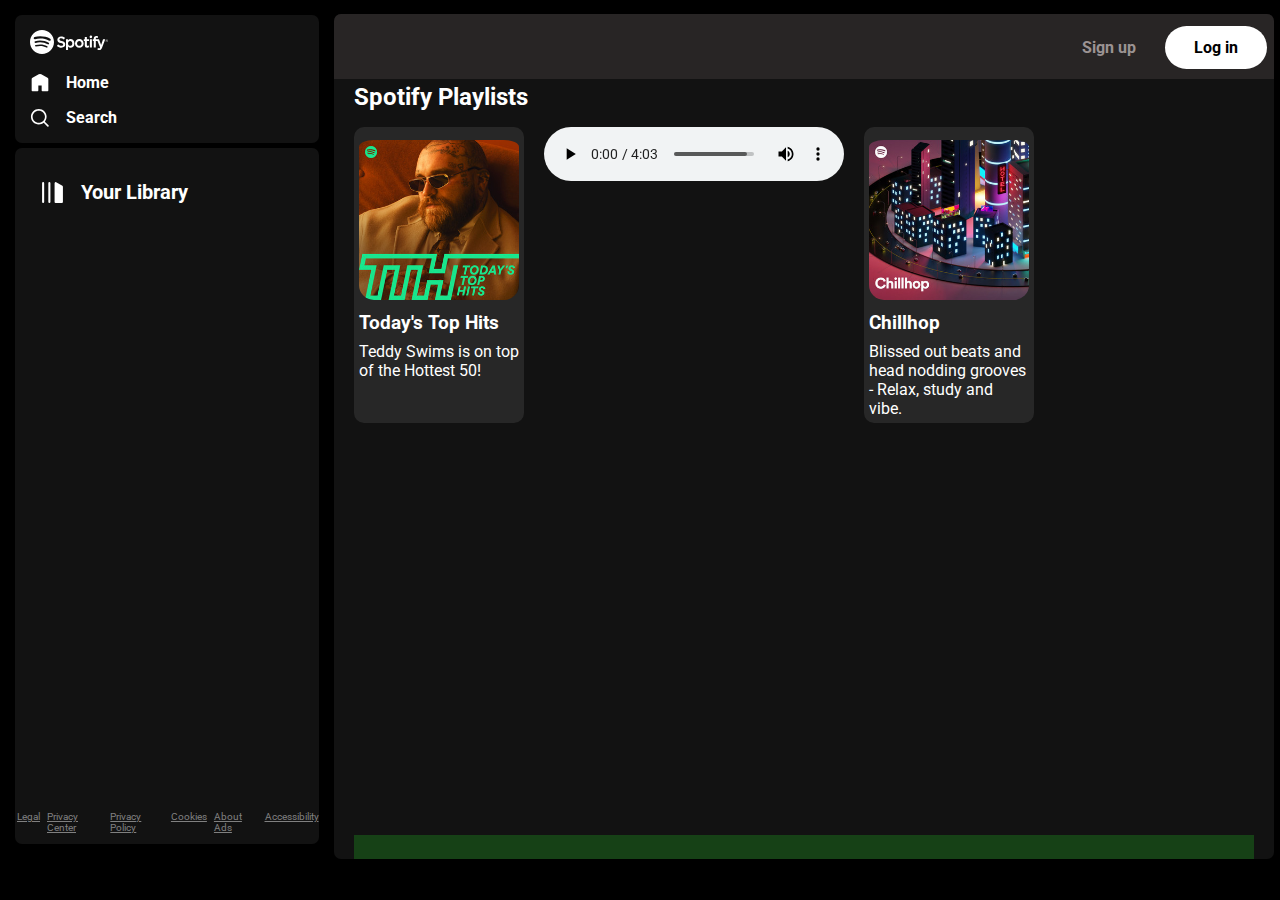
<file: index.html>
<!DOCTYPE html>
<html lang="en">

<head>
    <meta charset="UTF-8">
    <meta name="viewport" content="width=device-width, initial-scale=1.0">
    <title>Spotify - Web Player: Music for everyone</title>
    <link rel="stylesheet" href="style.css">
    <link rel="stylesheet" href="utility.css">
    <link rel="stylesheet" href="https://cdnjs.cloudflare.com/ajax/libs/font-awesome/6.5.1/css/all.min.css"
        integrity="sha512-DTOQO9RWCH3ppGqcWaEA1BIZOC6xxalwEsw9c2QQeAIftl+Vegovlnee1c9QX4TctnWMn13TZye+giMm8e2LwA=="
        crossorigin="anonymous" referrerpolicy="no-referrer" />
</head>

<body>
    <div class="container flex bg-black">
        <div class="left">
            <div class="home bg-grey rounded m1 p1">
                <div class="logo">
                    <img src="logo.svg" alt="" class="invert">
                </div>
                <ul>
                    <li><img src="home.svg" alt="home" class="invert">Home</li>
                    <li><img src="search.svg" alt="search" class="invert">Search</li>
                </ul>
            </div>

            <div class="library bg-grey rounded m1 p1">
                <div class="heading">
                    <img src="playlist.svg" alt="" class="invert">
                    <h2>
                        Your Library
                    </h2>
                </div>

                <div class="footer">
                    <div><a href="https://www.spotify.com/in-en/legal/"><span>Legal</span></a></div>
                    <div><a href="https://www.spotify.com/in-en/privacy/"><span>Privacy Center</span></a></div>
                    <div><a href="https://www.spotify.com/in-en/legal/privacy-policy/"><span>Privacy Policy</span></a>
                    </div>
                    <div><a href="https://www.spotify.com/in-en/legal/cookies-policy/"><span>Cookies</span></a></div>
                    <div><a href="https://www.spotify.com/in-en/legal/privacy-policy/#s3"><span>About Ads</span></a>
                    </div>
                    <div><a href="https://www.spotify.com/in-en/accessibility/"><span>Accessibility</span></a></div>
                </div>
            </div>
        </div>

        <div class="right bg-grey rounded">
            <div class="header">
                <div class="nav">
                    <i class="fa-solid fa-chevron-left"></i>
                    <i class="fa-solid fa-chevron-right"></i>
                </div>
                <div class="buttons">
                    <button class="signupbtn">Sign up</button>
                    <button class="loginbtn">Log in</button>
                </div>
            </div>

            <div class="spotify-playlists">
                <h2>Spotify Playlists</h2>
                <div class="card-container">
                    <div class="card">
                        <div class="play">
                            <img src="play-button.svg" alt="">
                        </div>
                        <img src="images/img1.jpg" alt="">
                        <h3>Today&apos;s Top Hits</h3>
                        <p>Teddy Swims is on top of the Hottest 50!</p>
                    </div>

                    <div>
                        <audio src="songs/Bombay to Punjab.mp3" controls></audio>
                    </div>

                    <div class="card">
                        <div class="play">
                            <img src="play-button.svg" alt="">
                        </div>
                        <img src="images/img2.jpg" alt="">
                        <h3>Chillhop</h3>
                        <p>Blissed out beats and head nodding grooves - Relax, study and vibe.</p>
                    </div>
                </div>

                <div class="playbar">
                    <div class="songinfo">

                    </div>
                    <div class="songbuttons">
                        <i class="fa-solid fa-backward-step"></i>
                        <i class="fa-solid fa-play"></i>
                        <i class="fa-solid fa-forward-step"></i>
                    </div>
                    <div class="songtime">
                        
                    </div>
                </div>
            </div>
        </div>
    </div>
</body>
<script src="script.js"></script>

</html>
</file>
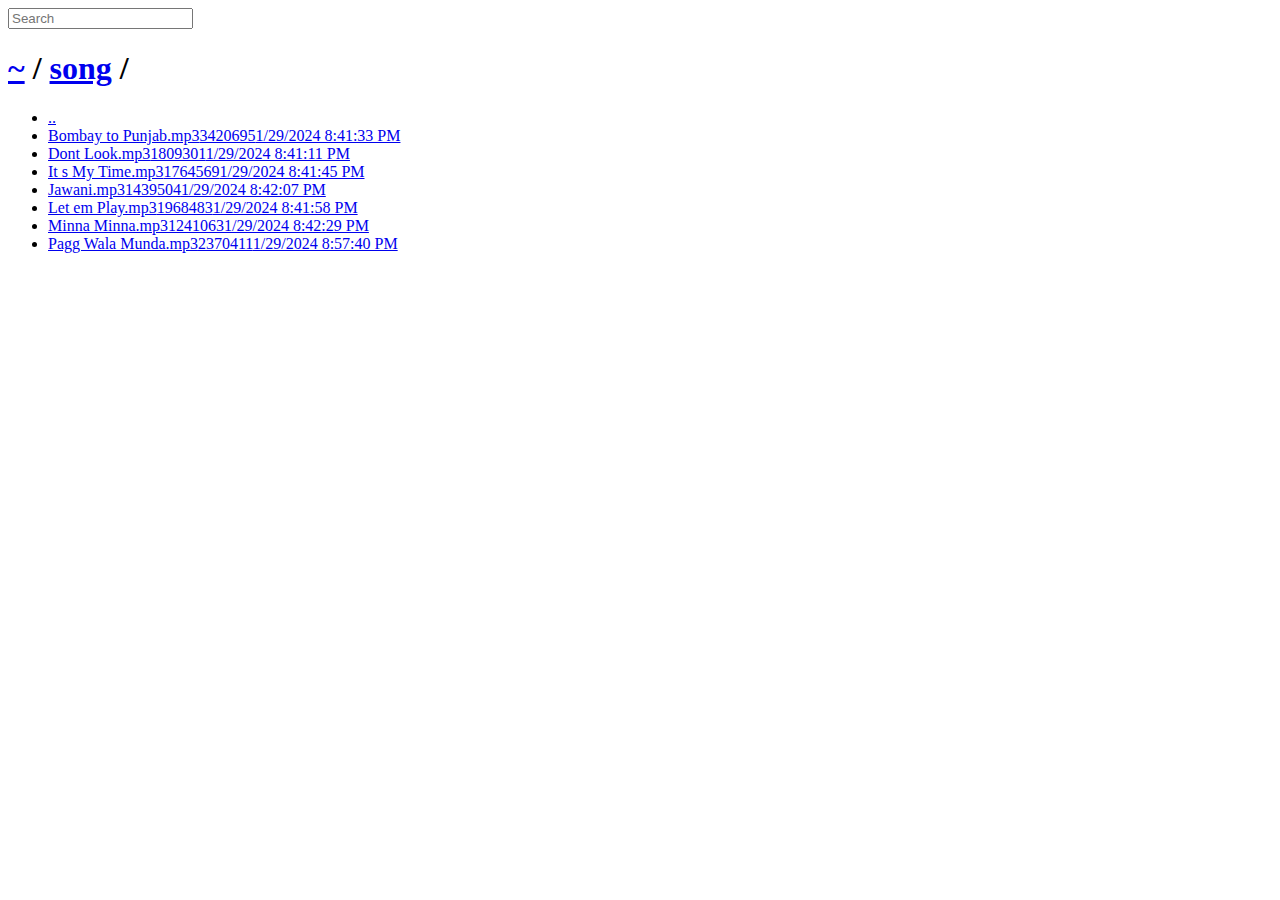
<file: songs.html>
<body class="directory">
    <input id="search" type="text" placeholder="Search" autocomplete="off" />
    <div id="wrapper">
        <h1><a href="/">~</a> / <a href="/song">song</a> / </h1>
        <ul id="files" class="view-tiles">
            <li><a href="/" class="icon icon-directory" title=".."><span class="name">..</span><span
                        class="size"></span><span class="date"></span></a></li>
            <li><a href="/song/Bombay%20to%20Punjab.mp3" class="icon icon icon-mp3 icon-default"
                    title="Bombay to Punjab.mp3"><span class="name">Bombay to Punjab.mp3</span><span
                        class="size">3420695</span><span class="date">1/29/2024 8:41:33 PM</span></a></li>
            <li><a href="/song/Dont%20Look.mp3" class="icon icon icon-mp3 icon-default" title="Dont Look.mp3"><span
                        class="name">Dont Look.mp3</span><span class="size">1809301</span><span class="date">1/29/2024
                        8:41:11 PM</span></a></li>
            <li><a href="/song/It%20s%20My%20Time.mp3" class="icon icon icon-mp3 icon-default"
                    title="It s My Time.mp3"><span class="name">It s My Time.mp3</span><span
                        class="size">1764569</span><span class="date">1/29/2024 8:41:45 PM</span></a></li>
            <li><a href="/song/Jawani.mp3" class="icon icon icon-mp3 icon-default" title="Jawani.mp3"><span
                        class="name">Jawani.mp3</span><span class="size">1439504</span><span class="date">1/29/2024
                        8:42:07 PM</span></a></li>
            <li><a href="/song/Let%20em%20Play.mp3" class="icon icon icon-mp3 icon-default"
                    title="Let em Play.mp3"><span class="name">Let em Play.mp3</span><span
                        class="size">1968483</span><span class="date">1/29/2024 8:41:58 PM</span></a></li>
            <li><a href="/song/Minna%20Minna.mp3" class="icon icon icon-mp3 icon-default" title="Minna Minna.mp3"><span
                        class="name">Minna Minna.mp3</span><span class="size">1241063</span><span class="date">1/29/2024
                        8:42:29 PM</span></a></li>
            <li><a href="/song/Pagg%20Wala%20Munda.mp3" class="icon icon icon-mp3 icon-default"
                    title="Pagg Wala Munda.mp3"><span class="name">Pagg Wala Munda.mp3</span><span
                        class="size">2370411</span><span class="date">1/29/2024 8:57:40 PM</span></a></li>
        </ul>
    </div>
</body>
</file>
<file: style.css>
@import url('https://fonts.googleapis.com/css2?family=Roboto:ital,wght@0,100;0,300;0,400;0,500;0,700;0,900;1,100;1,300;1,400;1,500;1,700;1,900&display=swap');

* {
    padding: 0;
    margin: 0;
    font-family: 'Roboto';
}

body {
    background-color: black;
    color: white;
}

.left {
    width: 25vw;
    padding: 10px;
}

.right {
    width: 75vw;
}

.home ul li {
    list-style: none;
    width: 20px;
    display: flex;
    gap: 16px;
    padding-top: 15px;
    font-weight: bold;
}

.heading {
    /* width: 100%; */
    display: flex;
    gap: 16px;
    /* padding-top: 15px; */
    padding: 17px 10px;
    font-weight: bold;
    align-items: center;
    font-size: 13px;
}

.heading img {
    width: 25px;
}

.library {
    min-height: 74vh;
    position: relative;
}

.footer {
    display: flex;
    font-size: 10px;
    gap: 7px;
    position: absolute;
    bottom: 1px;
    left: 2px;
    padding: 10px 0;

}

.footer a {
    color: grey;
}

/* Right */
.right {
    margin: 14px 6px 0 0;
    position: relative;
    max-height: 95vh;
}

.header {
    display: flex;
    justify-content: space-between;
    background-color: #282525;
    border-top-left-radius: 7px;
    border-top-right-radius: 7px;
    height: 65px;
}

.header * {
    padding: 7px;
}

.spotify-playlists {
    padding: 4px 20px;
}

.card-container {
    display: flex;
    gap: 20px;
    flex-wrap: wrap;
    margin-top: 16px;
    overflow-y: auto;
    max-height: 70vh;
}

.card {
    width: 160px;
    padding: 5px;
    border-radius: 10px;
    background-color: #272727;
    position: relative;
}

.play {
    width: 45px;
    height: 45px;
    position: absolute;
    bottom: 137px;
    right: 10px;
    opacity: 0;
    transition: all 1s ease-out;
}

.card img {
    width: 100%;
    object-fit: cover;
    border-radius: 15px;
}

.card * {
    padding-top: 8px;
}

.buttons * {
    padding: 5px 25px;
}

.signupbtn {
    background-color: transparent;
    color: #9b9393;
    font-weight: bold;
    border: none;
    cursor: pointer;
    font-size: 1rem;
}

.signupbtn:hover {
    color: white;
    font-size: 1.1rem;
}

.loginbtn {
    background-color: white;
    color: black;
    border-radius: 30px;
    border: none;
    padding: 12px 29px;
    cursor: pointer;
    font-size: 1rem;
    font-weight: bold;
    margin-top: 5px;
}

.loginbtn:hover {
    font-size: 1.1rem;
}

.playbar {
    position: absolute;
    bottom: 0;
    background-color: rgb(22, 65, 22);
    width: calc(100% - 5vw);
    padding: 12px;
}

.songbuttons {
    display: flex;
    justify-content: center;
    gap: 25px;
}
</file>
<file: utility.css>
.border{
    border: 2px solid red;
    margin: 3px;
}

.flex{
    display: flex;
}

.justify-center{
    justify-content: center;
}

.items-center{
    align-items: center;
}

.bg-black{
    background-color: black;
    color: white;
}

.invert{
    filter: invert(1);
}

.bg-grey{
    background-color: #121212;
    color: white;
}

.rounded{
    border-radius: 7px;
}

.m1{
    margin: 5px;
}

.p1{
    padding: 15px;
}

/* For WebKit browsers (Chrome, Safari) */
::-webkit-scrollbar {
    width: 12px; /* Set the width of the scrollbar */
  }
  
  ::-webkit-scrollbar-thumb {
    background-color: #555; /* Color of the scrollbar thumb */
  }
  
  ::-webkit-scrollbar-track {
    background-color: #333; /* Color of the scrollbar track */
  }
  
  ::-webkit-scrollbar-thumb:hover {
    background-color: #888; /* Color of the scrollbar thumb on hover */
  }
</file>
